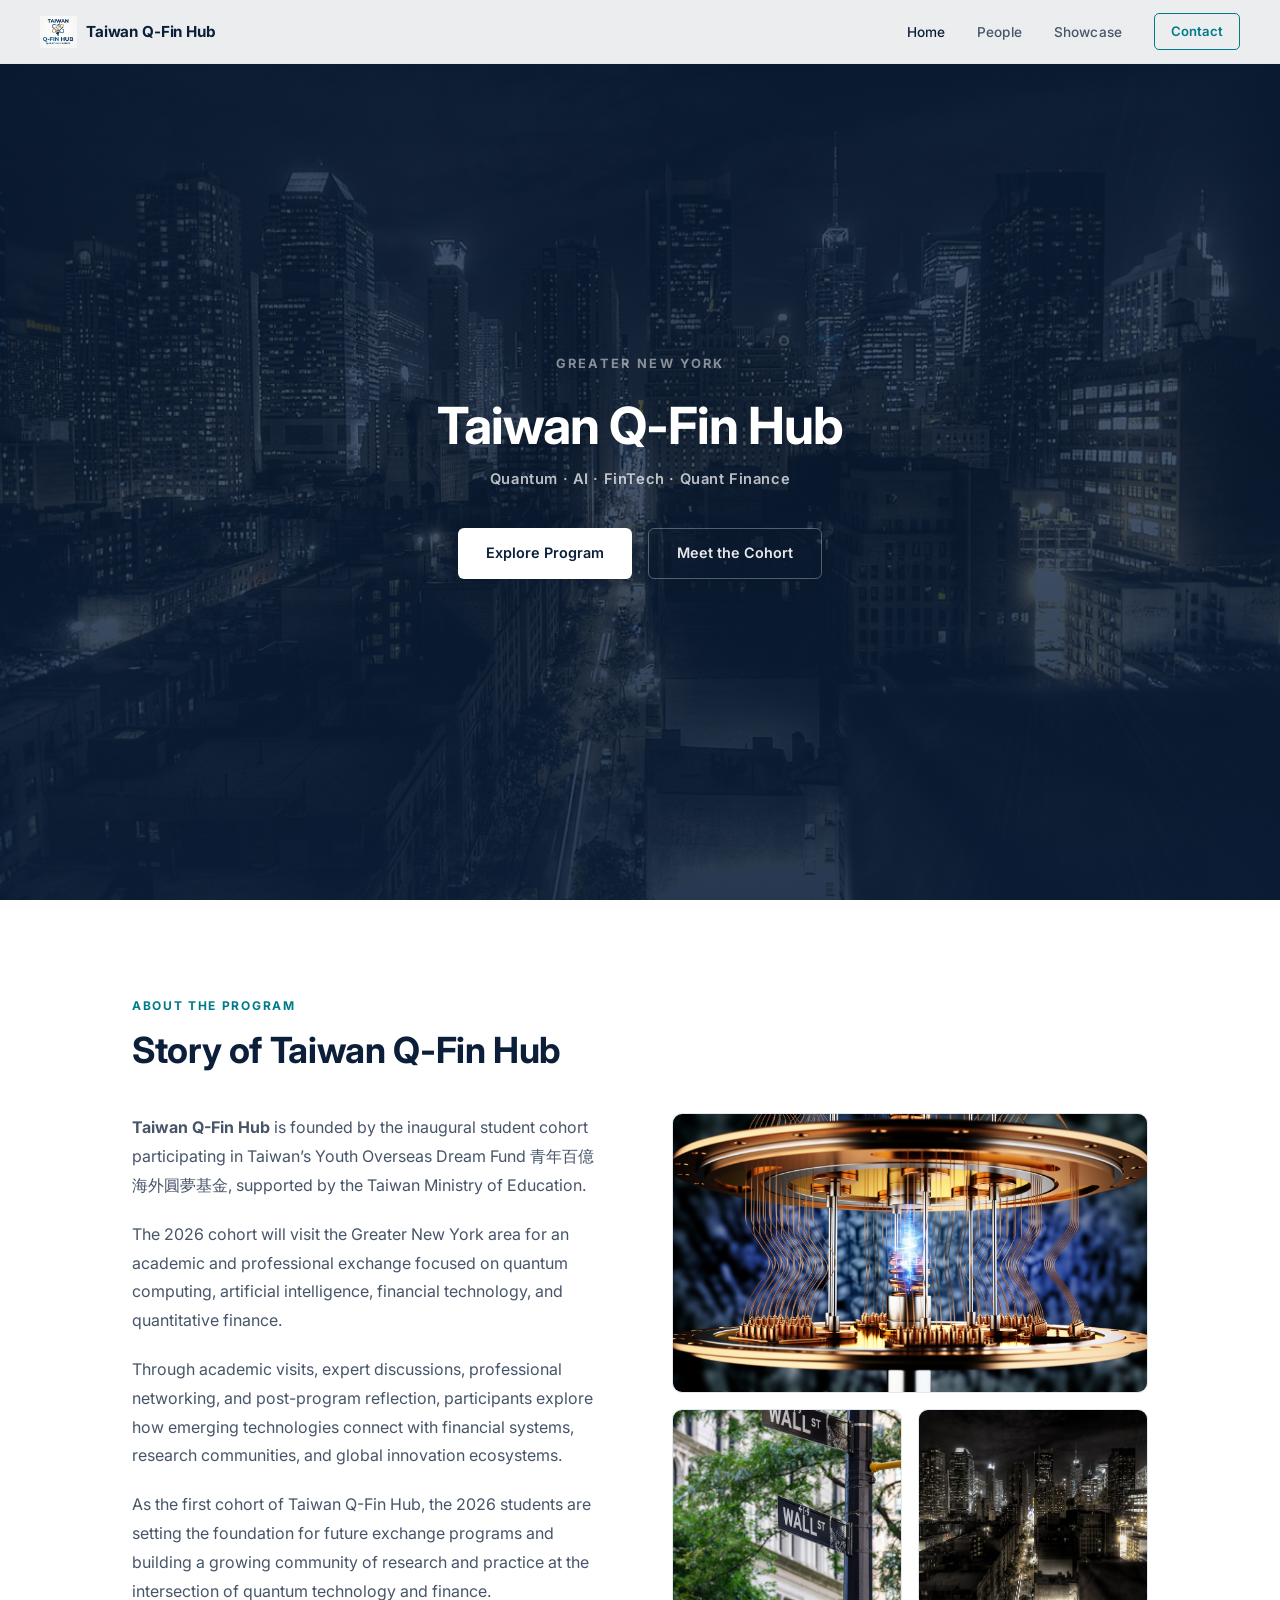
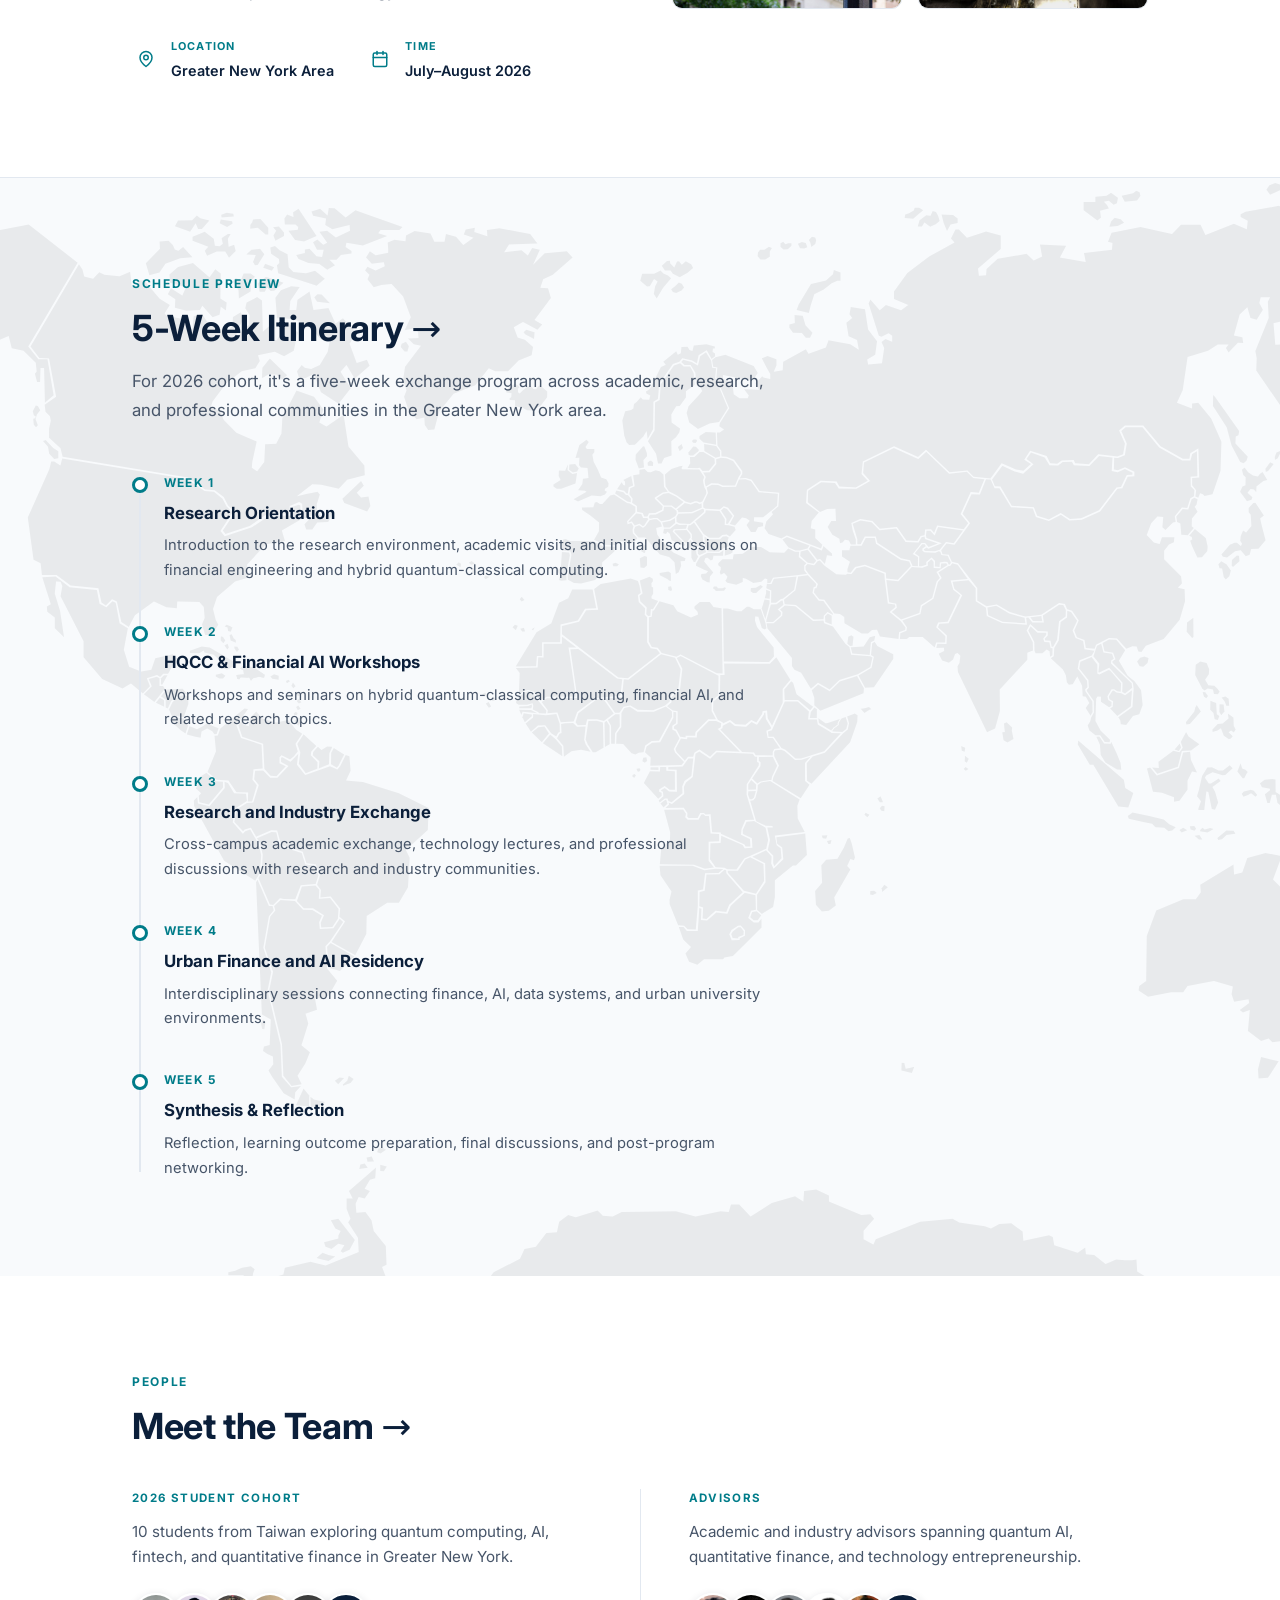
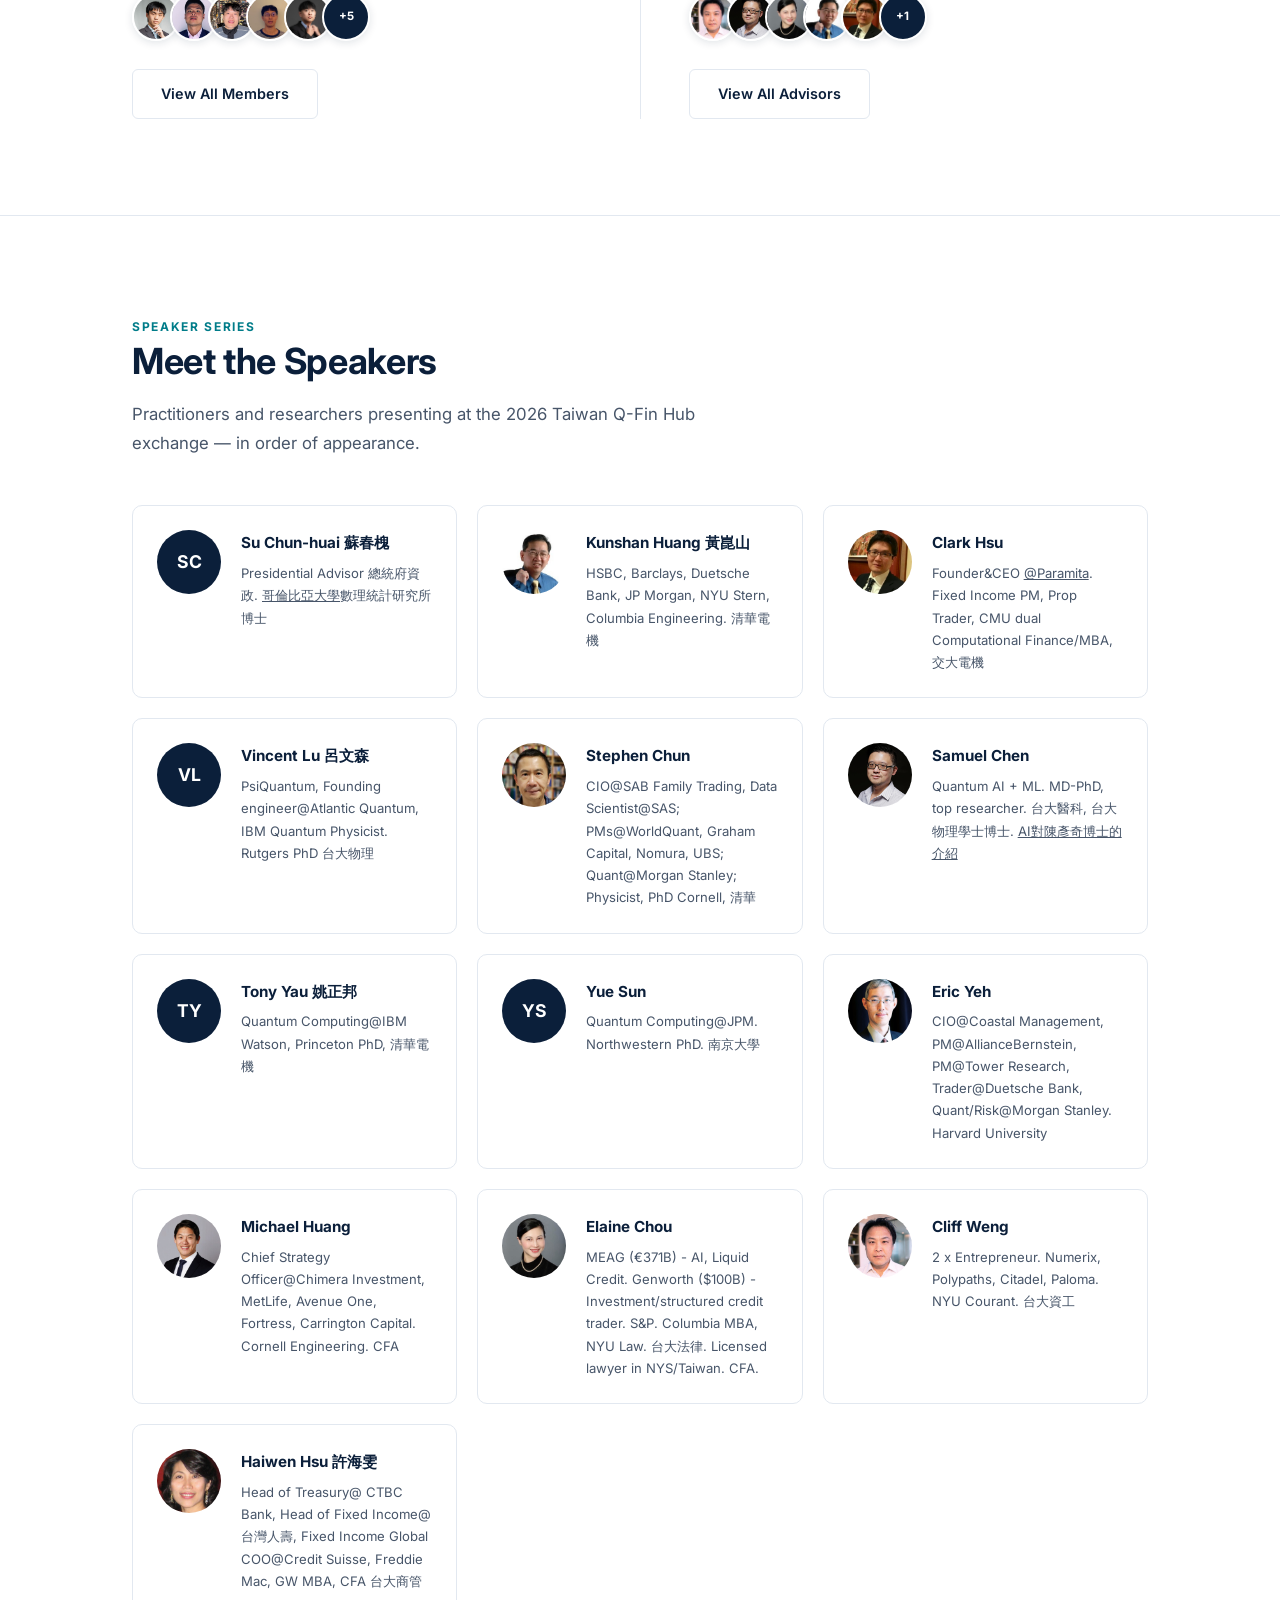
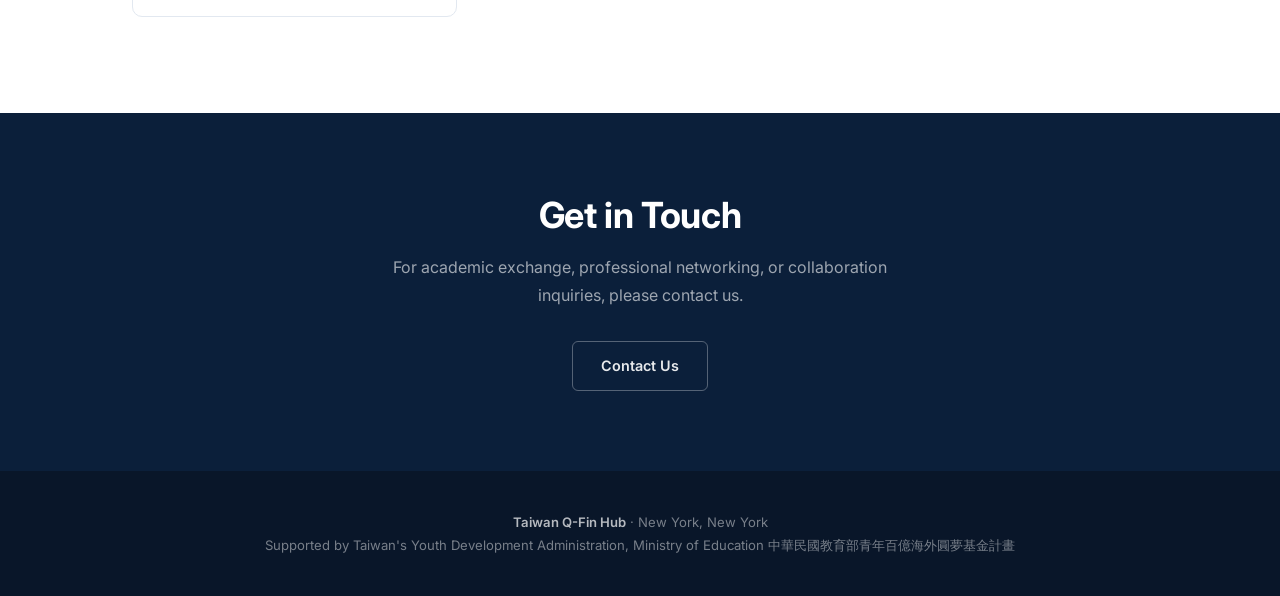
<file: index.html>
<!DOCTYPE html>
<html lang="en">
<head>
  <meta charset="UTF-8" />
  <meta name="viewport" content="width=device-width, initial-scale=1.0" />
  <title>Taiwan Q-Fin Hub | Quantum Computing, AI & FinTech Exchange</title>
  <meta name="description" content="Taiwan Q-Fin Hub – A Taiwanese student cohort exploring quantum computing, AI, fintech, and quantitative finance through academic and professional exchange in Greater New York." />
  <link rel="preconnect" href="https://fonts.googleapis.com" />
  <link rel="preconnect" href="https://fonts.gstatic.com" crossorigin />
  <link href="https://fonts.googleapis.com/css2?family=Inter:wght@300;400;500;600;700;800&display=swap" rel="stylesheet" />
  <link rel="stylesheet" href="styles.css" />
</head>
<body>

  <!-- ── Navigation ── -->
  <nav>
    <a class="nav-logo" href="index.html">
      <img src="Taiwan QFin SM.png" alt="Taiwan Q-Fin Hub" />
      <span>Taiwan Q-Fin Hub</span>
    </a>
    <div class="nav-right">
      <ul class="nav-links">
        <li><a href="index.html" class="nav-active">Home</a></li>
        <li><a href="people.html">People</a></li>
        <li><a href="showcase.html">Showcase</a></li>
      </ul>
      <a href="mailto:contact@taiwanqfinhub.org" class="nav-contact">Contact</a>
    </div>
    <button class="nav-toggle" aria-label="Menu"><span></span><span></span><span></span></button>
  </nav>

  <!-- ══════════════════════════════════════════════════════
       Section 1: Full-Width Hero
       ══════════════════════════════════════════════════════ -->
  <section class="hero" id="hero">
    <div class="hero-bg">
      <img src="img/ny2.jpg" alt="Manhattan Skyline Sunset" />
    </div>
    <div class="hero-overlay"></div>
    <div class="hero-content">
      <div class="section-label">Greater New York</div>
      <h1 class="hero-title">Taiwan Q-Fin Hub</h1>
      <p class="hero-theme-line">Quantum · AI · FinTech · Quant Finance</p>
      <div class="hero-buttons">
        <a href="#about" class="btn btn-primary">Explore Program</a>
        <a href="#cohort" class="btn btn-outline-light">Meet the Cohort</a>
      </div>
    </div>
  </section>

  <!-- ══════════════════════════════════════════════════════
       Section 2: About the Program
       ══════════════════════════════════════════════════════ -->
  <section class="about-section" id="about">
    <div class="container">
      <div class="section-label">About the Program</div>
      <h2 class="section-title">Story of Taiwan Q-Fin Hub</h2>
      <div class="about-layout">
        <div class="about-body">
          <p><b>Taiwan Q-Fin Hub</b> is founded by the inaugural student cohort participating in Taiwan’s Youth Overseas Dream Fund 青年百億海外圓夢基金, supported by the Taiwan Ministry of Education.</p>
          <p>The 2026 cohort will visit the Greater New York area for an academic and professional exchange focused on quantum computing, artificial intelligence, financial technology, and quantitative finance.</p>
          <p>Through academic visits, expert discussions, professional networking, and post-program reflection, participants explore how emerging technologies connect with financial systems, research communities, and global innovation ecosystems.</p>
          <p>As the first cohort of Taiwan Q-Fin Hub, the 2026 students are setting the foundation for future exchange programs and building a growing community of research and practice at the intersection of quantum technology and finance.</p>

          <div class="glance-strip" aria-label="Program details">
            <div class="glance-item">
              <div class="glance-card-icon"><svg viewBox="0 0 24 24"><path d="M20 10c0 6-8 12-8 12s-8-6-8-12a8 8 0 1 1 16 0Z"/><circle cx="12" cy="10" r="3"/></svg></div>
              <div>
                <div class="glance-card-label">Location</div>
                <div class="glance-card-value">Greater New York Area</div>
              </div>
            </div>
            <div class="glance-item">
              <div class="glance-card-icon"><svg viewBox="0 0 24 24"><rect x="3" y="4" width="18" height="18" rx="2" ry="2"/><line x1="16" y1="2" x2="16" y2="6"/><line x1="8" y1="2" x2="8" y2="6"/><line x1="3" y1="10" x2="21" y2="10"/></svg></div>
              <div>
                <div class="glance-card-label">Time</div>
                <div class="glance-card-value">July–August 2026</div>
              </div>
            </div>
          </div>
        </div>
        <div class="about-images">
          <img src="img/ny4.jpg" alt="Quantum Computing Hardware" />
          <img src="img/NY5.jpg" alt="Wall Street Finance" />
          <img src="img/ny2.jpg" alt="Lower Manhattan skyline and Brooklyn Bridge" />
        </div>
      </div>

    </div>
  </section>


  <!-- ══════════════════════════════════════════════════════
       Section 5: Schedule Preview
       ══════════════════════════════════════════════════════ -->
  <section class="schedule-preview-section" id="schedule-preview">
    <!-- Abstract Taiwan -> NY Route Map SVG -->
    <div class="route-map-bg">
      <div class="world-map-image"></div>
    </div>

    <div class="container">
      <div class="section-label">Schedule Preview</div>
      <h2 class="section-title"><a href="schedule.html">5-Week Itinerary <span>&rarr;</span></a></h2>
      <p class="section-subtitle">For 2026 cohort, it's a five-week exchange program across academic, research, and professional communities in the Greater New York area.</p>

      <div class="timeline">
        <div class="timeline-item">
          <div class="timeline-dot"></div>
          <div class="timeline-week">Week 1</div>
          <div class="timeline-title">Research Orientation</div>
          <div class="timeline-desc">Introduction to the research environment, academic visits, and initial discussions on financial engineering and hybrid quantum-classical computing.</div>
        </div>
        <div class="timeline-item">
          <div class="timeline-dot"></div>
          <div class="timeline-week">Week 2</div>
          <div class="timeline-title">HQCC & Financial AI Workshops</div>
          <div class="timeline-desc">Workshops and seminars on hybrid quantum-classical computing, financial AI, and related research topics.</div>
        </div>
        <div class="timeline-item">
          <div class="timeline-dot"></div>
          <div class="timeline-week">Week 3</div>
          <div class="timeline-title">Research and Industry Exchange</div>
          <div class="timeline-desc">Cross-campus academic exchange, technology lectures, and professional discussions with research and industry communities.</div>
        </div>
        <div class="timeline-item">
          <div class="timeline-dot"></div>
          <div class="timeline-week">Week 4</div>
          <div class="timeline-title">Urban Finance and AI Residency</div>
          <div class="timeline-desc">Interdisciplinary sessions connecting finance, AI, data systems, and urban university environments.</div>
        </div>
        <div class="timeline-item">
          <div class="timeline-dot"></div>
          <div class="timeline-week">Week 5</div>
          <div class="timeline-title">Synthesis & Reflection</div>
          <div class="timeline-desc">Reflection, learning outcome preparation, final discussions, and post-program networking.</div>
        </div>
      </div>
    </div>
  </section>

  <!-- ════════════════════════════════════════════════════════
       Section 6: People Teaser
       ════════════════════════════════════════════════════════ -->
  <section class="people-teaser-section" id="cohort">
    <div class="container">
      <div class="section-label">People</div>
      <h2 class="section-title"><a href="people.html">Meet the Team <span>&rarr;</span></a></h2>
      <div class="people-teaser-grid">

        <div class="people-teaser-panel">
          <div class="people-teaser-label">2026 Student Cohort</div>
          <p class="people-teaser-desc">10 students from Taiwan exploring quantum computing, AI, fintech, and quantitative finance in Greater New York.</p>
          <div id="teaser-cohort-avatars"></div>
          <a href="people.html#cohort" class="btn btn-outline" style="margin-top:1.75rem;">View All Members</a>
        </div>

        <div class="people-teaser-divider"></div>

        <div class="people-teaser-panel">
          <div class="people-teaser-label">Advisors</div>
          <p class="people-teaser-desc">Academic and industry advisors spanning quantum AI, quantitative finance, and technology entrepreneurship.</p>
          <div id="teaser-advisors-avatars"></div>
          <a href="people.html#advisors" class="btn btn-outline" style="margin-top:1.75rem;">View All Advisors</a>
        </div>

      </div>
    </div>
  </section>

  <!-- ══════════════════════════════════════════════════════
       Section 7: Speaker Series
       ══════════════════════════════════════════════════════ -->
  <section class="advisors-section" id="speakers" style="background:var(--white);">
    <div class="container">
      <span class="section-label">Speaker Series</span>
      <h2 class="section-title">Meet the Speakers</h2>
      <p class="section-subtitle" style="margin-bottom:0;">Practitioners and researchers presenting at the 2026 Taiwan Q-Fin Hub exchange — in order of appearance.</p>

      <div class="advisors-grid" id="speakers-grid"></div>
    </div>
  </section>

  <!-- ════════════════════════════════════════════════════════
       Section 8: Contact / Footer
       ════════════════════════════════════════════════════════ -->
  <section class="contact-section" id="contact">
    <h2 class="section-title">Get in Touch</h2>
    <p>For academic exchange, professional networking, or collaboration inquiries, please contact us.</p>
    <a href="mailto:contact@taiwanqfinhub.org" class="btn btn-outline-light">Contact Us</a>
  </section>

  <footer>
    <strong>Taiwan Q-Fin Hub</strong> · New York, New York<br>
    Supported by Taiwan's Youth Development Administration, Ministry of Education 中華民國教育部青年百億海外圓夢基金計畫
  </footer>

  <!-- ── Scripts ── -->
  <script src="data.js"></script>
  <script>
    document.querySelector('.nav-toggle').addEventListener('click', function() {
      document.querySelector('nav').classList.toggle('menu-open');
    });
    initPeopleTeaser('teaser-cohort-avatars', 'teaser-advisors-avatars');
    initSpeakersGrid('speakers-grid');
  </script>

</body>
</html>
</file>
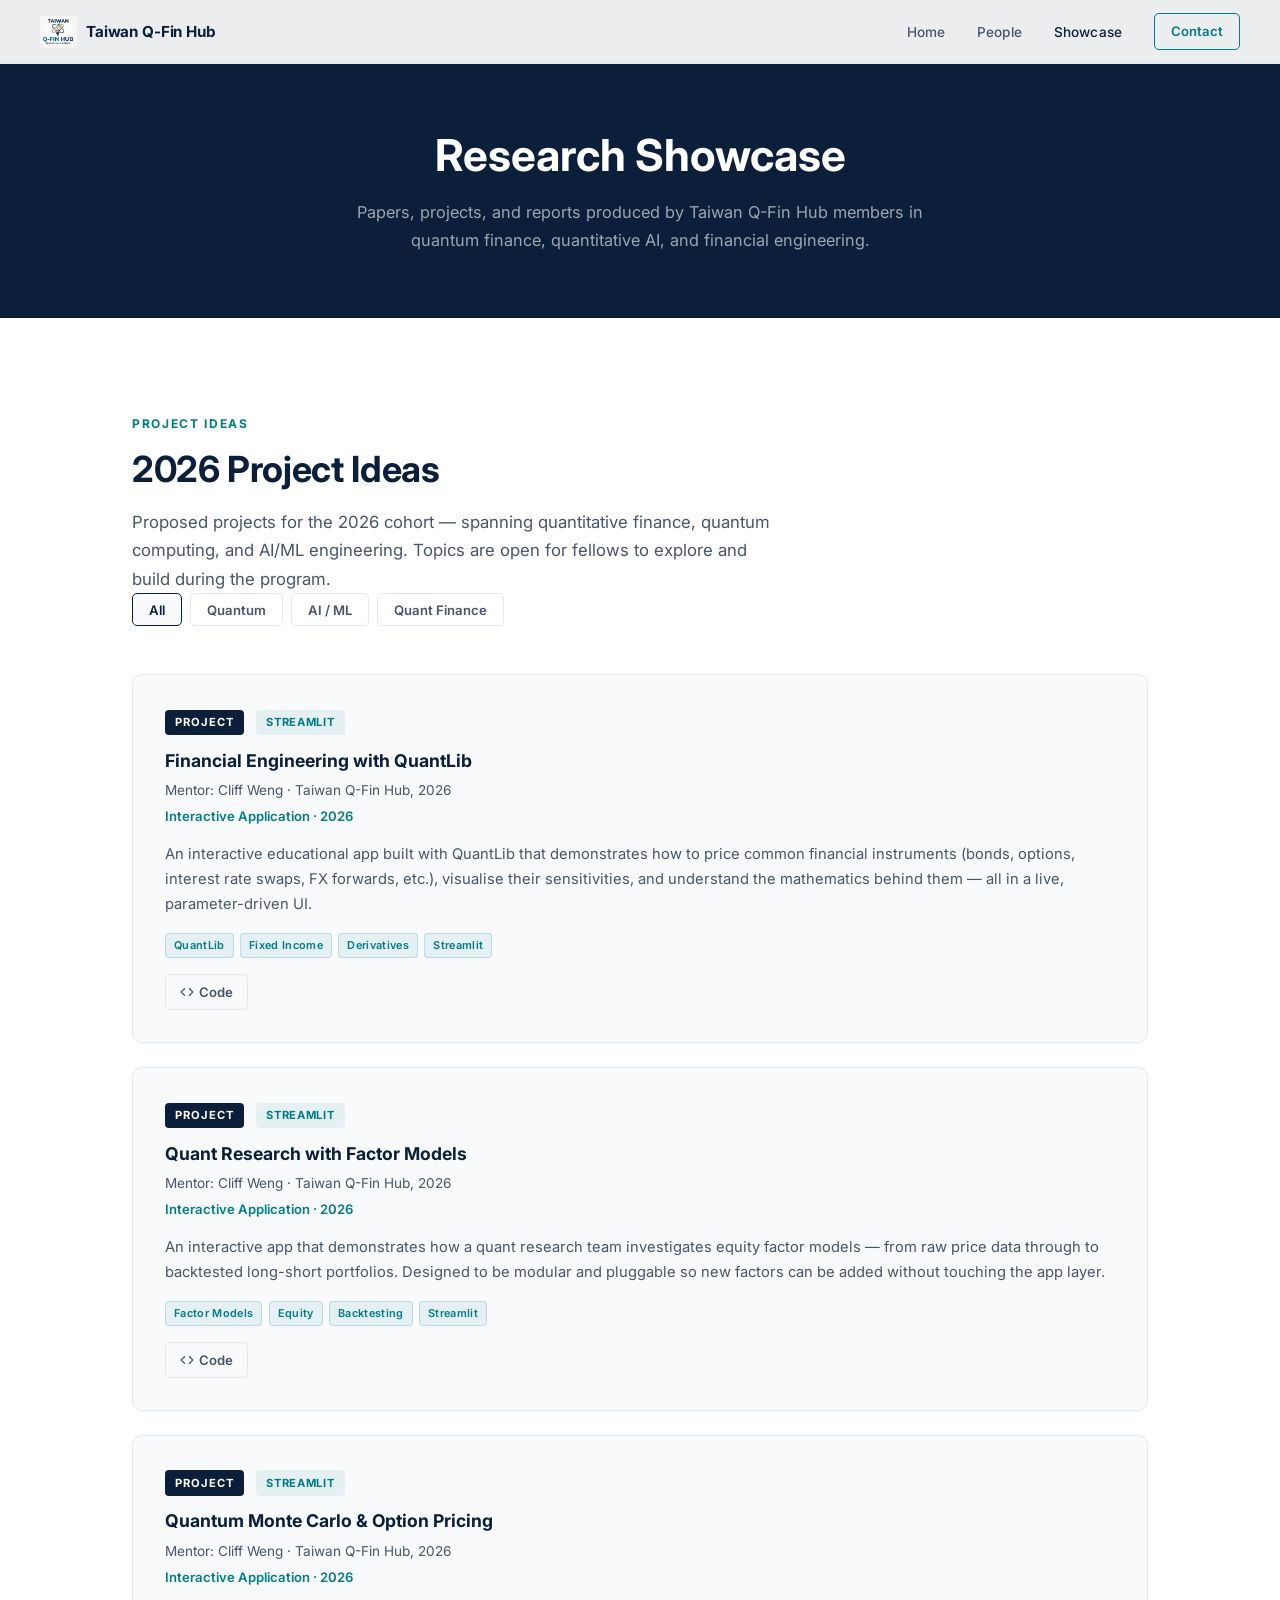
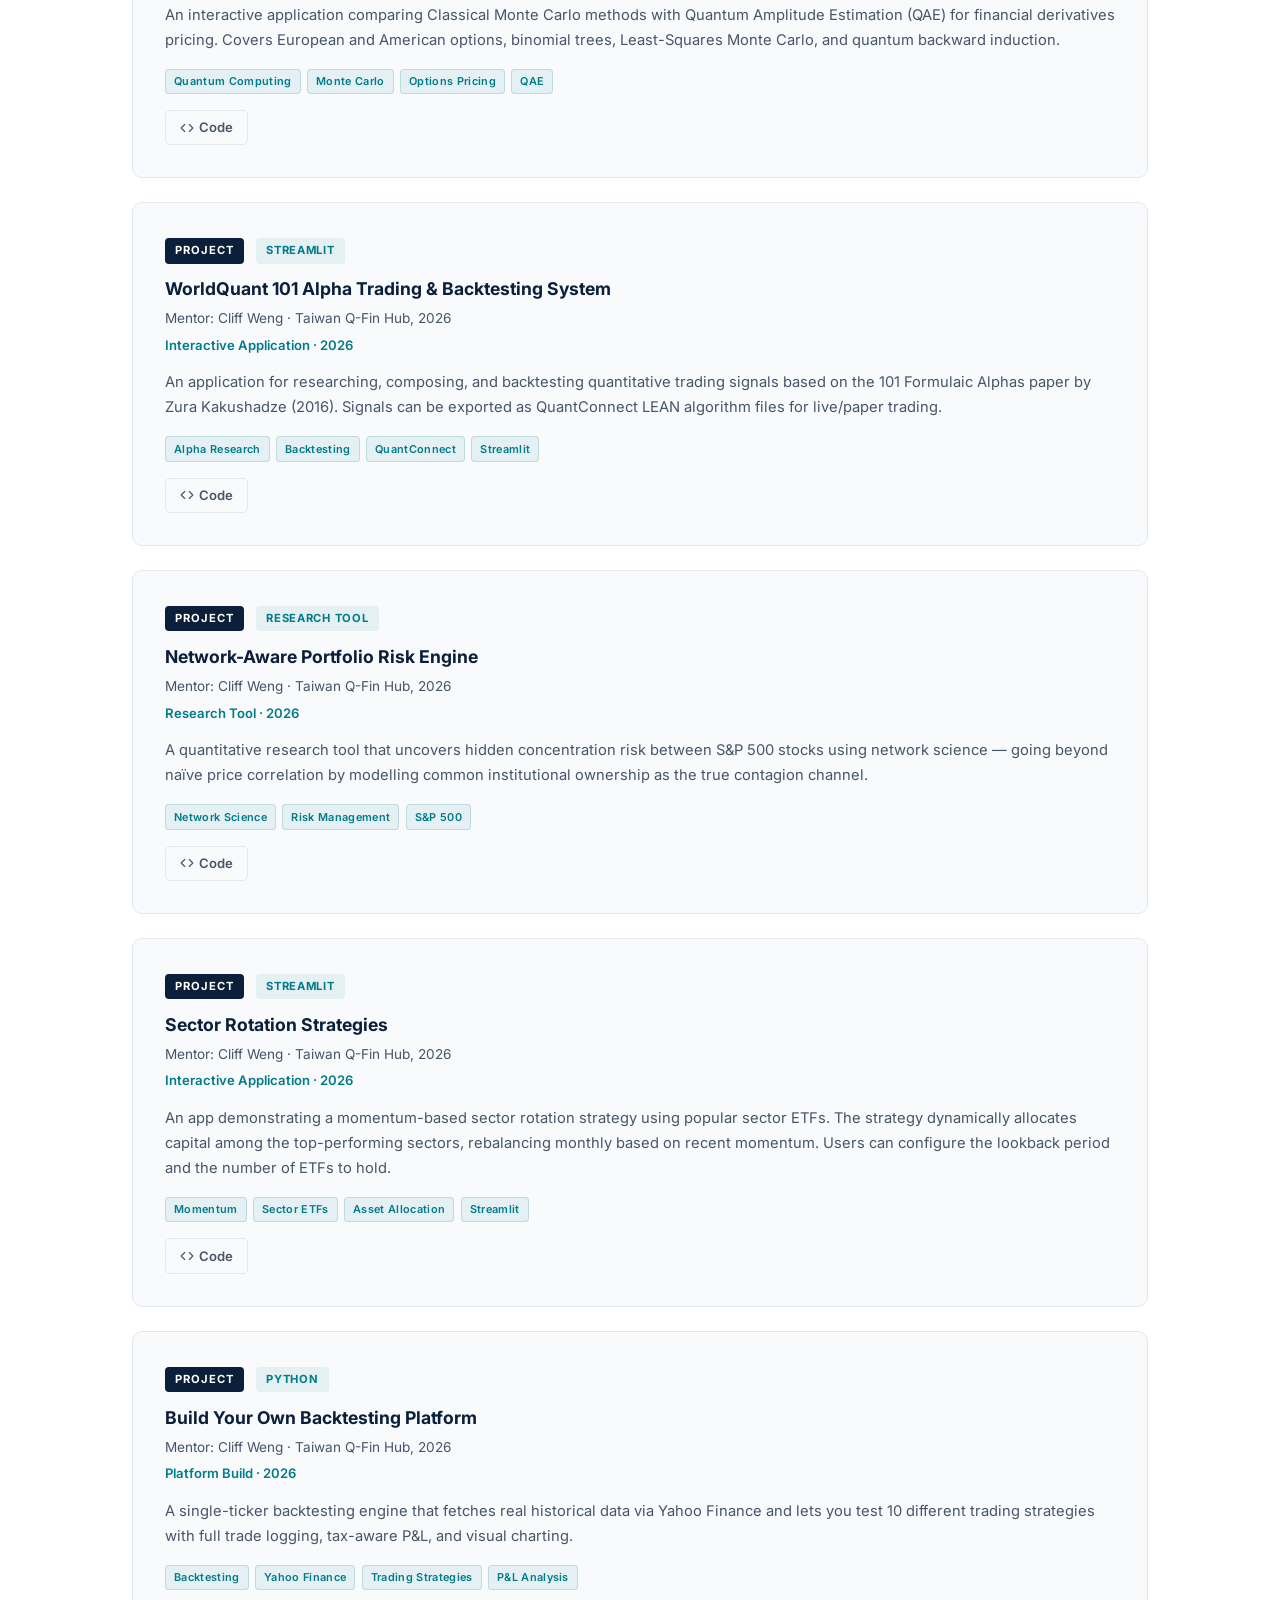
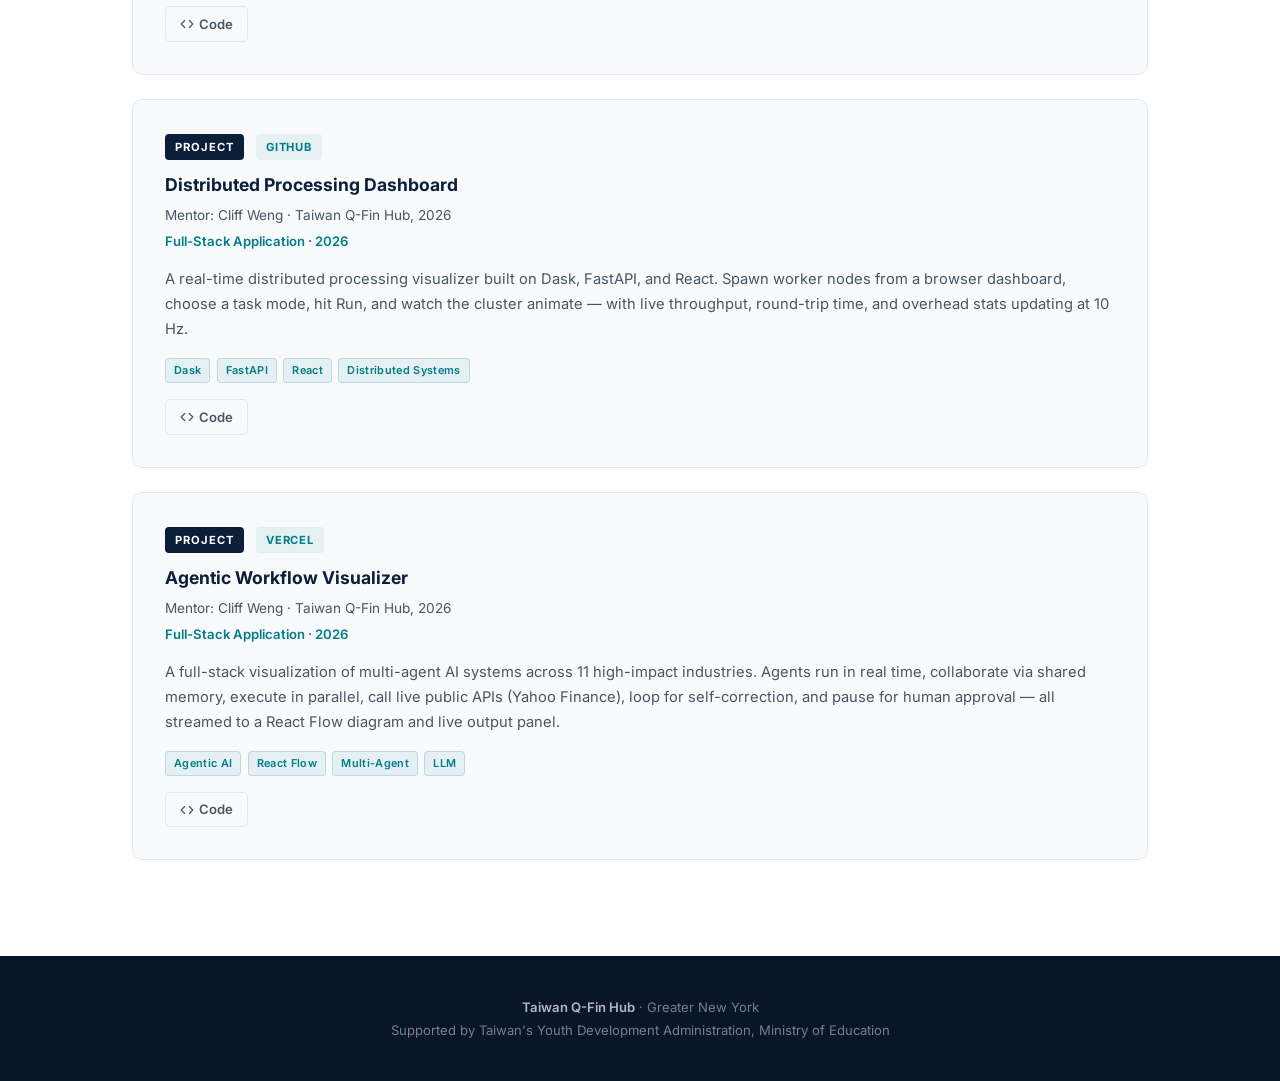
<file: showcase.html>
<!DOCTYPE html>
<html lang="en">
<head>
  <meta charset="UTF-8" />
  <meta name="viewport" content="width=device-width, initial-scale=1.0" />
  <title>Research Showcase | Taiwan Q-Fin Hub</title>
  <meta name="description" content="Papers, projects, and reports produced by Taiwan Q-Fin Hub members in quantum finance, quantitative AI, and financial engineering." />
  <link rel="preconnect" href="https://fonts.googleapis.com" />
  <link rel="preconnect" href="https://fonts.gstatic.com" crossorigin />
  <link href="https://fonts.googleapis.com/css2?family=Inter:wght@400;500;600;700;800&display=swap" rel="stylesheet" />
  <link rel="stylesheet" href="styles.css" />
</head>
<body>

  <!-- ========== NAVBAR ========== -->
  <nav>
    <a class="nav-logo" href="index.html">
      <img src="Taiwan QFin SM.png" alt="Taiwan Q-Fin Hub" />
      <span>Taiwan Q-Fin Hub</span>
    </a>
    <div class="nav-right">
      <ul class="nav-links">
        <li><a href="index.html">Home</a></li>
        <li><a href="people.html">People</a></li>
        <li><a href="showcase.html" class="nav-active">Showcase</a></li>
      </ul>
      <a href="mailto:contact@taiwanqfinhub.org" class="nav-contact">Contact</a>
    </div>
    <button class="nav-toggle" aria-label="Menu"><span></span><span></span><span></span></button>
  </nav>

  <!-- ========== PAGE HERO ========== -->
  <div class="page-hero">
    <h1>Research Showcase</h1>
    <p>Papers, projects, and reports produced by Taiwan Q-Fin Hub members in quantum finance, quantitative AI, and financial engineering.</p>
  </div>

  <!-- ========== PAPERS & PROJECTS ========== -->
  <section class="showcase-section">
    <div class="container">
      <div class="section-label">Project Ideas</div>
      <h2 class="section-title">2026 Project Ideas</h2>
      <p class="section-subtitle">Proposed projects for the 2026 cohort — spanning quantitative finance, quantum computing, and AI/ML engineering. Topics are open for fellows to explore and build during the program.</p>

      <div class="filter-tabs">
        <button class="filter-tab active">All</button>
        <button class="filter-tab">Quantum</button>
        <button class="filter-tab">AI / ML</button>
        <button class="filter-tab">Quant Finance</button>
      </div>

      <div class="showcase-grid">

        <!-- Card 1 -->
        <div class="showcase-card" data-type="Project">
          <span class="showcase-type">Project</span>
          <span class="showcase-status">Streamlit</span>
          <h3 class="showcase-title">Financial Engineering with QuantLib</h3>
          <p class="showcase-authors">Mentor: Cliff Weng · Taiwan Q-Fin Hub, 2026</p>
          <p class="showcase-venue">Interactive Application · 2026</p>
          <p class="showcase-abstract">An interactive educational app built with QuantLib that demonstrates how to price common financial instruments (bonds, options, interest rate swaps, FX forwards, etc.), visualise their sensitivities, and understand the mathematics behind them — all in a live, parameter-driven UI.</p>
          <div class="showcase-tags">
            <span class="tag">QuantLib</span>
            <span class="tag">Fixed Income</span>
            <span class="tag">Derivatives</span>
            <span class="tag">Streamlit</span>
          </div>
          <div class="showcase-links">
            <a href="https://fe-quantlib.streamlit.app/" target="_blank" rel="noopener" class="showcase-link">
              <svg viewBox="0 0 24 24"><path d="m16 18 6-6-6-6"/><path d="m8 6-6 6 6 6"/></svg>
              Code
            </a>
          </div>
        </div>

        <!-- Card 2 -->
        <div class="showcase-card" data-type="Project">
          <span class="showcase-type">Project</span>
          <span class="showcase-status">Streamlit</span>
          <h3 class="showcase-title">Quant Research with Factor Models</h3>
          <p class="showcase-authors">Mentor: Cliff Weng · Taiwan Q-Fin Hub, 2026</p>
          <p class="showcase-venue">Interactive Application · 2026</p>
          <p class="showcase-abstract">An interactive app that demonstrates how a quant research team investigates equity factor models — from raw price data through to backtested long-short portfolios. Designed to be modular and pluggable so new factors can be added without touching the app layer.</p>
          <div class="showcase-tags">
            <span class="tag">Factor Models</span>
            <span class="tag">Equity</span>
            <span class="tag">Backtesting</span>
            <span class="tag">Streamlit</span>
          </div>
          <div class="showcase-links">
            <a href="https://factor-model.streamlit.app/" target="_blank" rel="noopener" class="showcase-link">
              <svg viewBox="0 0 24 24"><path d="m16 18 6-6-6-6"/><path d="m8 6-6 6 6 6"/></svg>
              Code
            </a>
          </div>
        </div>

        <!-- Card 3 -->
        <div class="showcase-card" data-type="Project">
          <span class="showcase-type">Project</span>
          <span class="showcase-status">Streamlit</span>
          <h3 class="showcase-title">Quantum Monte Carlo &amp; Option Pricing</h3>
          <p class="showcase-authors">Mentor: Cliff Weng · Taiwan Q-Fin Hub, 2026</p>
          <p class="showcase-venue">Interactive Application · 2026</p>
          <p class="showcase-abstract">An interactive application comparing Classical Monte Carlo methods with Quantum Amplitude Estimation (QAE) for financial derivatives pricing. Covers European and American options, binomial trees, Least-Squares Monte Carlo, and quantum backward induction.</p>
          <div class="showcase-tags">
            <span class="tag">Quantum Computing</span>
            <span class="tag">Monte Carlo</span>
            <span class="tag">Options Pricing</span>
            <span class="tag">QAE</span>
          </div>
          <div class="showcase-links">
            <a href="https://quantum-monte-carlo.streamlit.app/" target="_blank" rel="noopener" class="showcase-link">
              <svg viewBox="0 0 24 24"><path d="m16 18 6-6-6-6"/><path d="m8 6-6 6 6 6"/></svg>
              Code
            </a>
          </div>
        </div>

        <!-- Card 4 -->
        <div class="showcase-card" data-type="Project">
          <span class="showcase-type">Project</span>
          <span class="showcase-status">Streamlit</span>
          <h3 class="showcase-title">WorldQuant 101 Alpha Trading &amp; Backtesting System</h3>
          <p class="showcase-authors">Mentor: Cliff Weng · Taiwan Q-Fin Hub, 2026</p>
          <p class="showcase-venue">Interactive Application · 2026</p>
          <p class="showcase-abstract">An application for researching, composing, and backtesting quantitative trading signals based on the 101 Formulaic Alphas paper by Zura Kakushadze (2016). Signals can be exported as QuantConnect LEAN algorithm files for live/paper trading.</p>
          <div class="showcase-tags">
            <span class="tag">Alpha Research</span>
            <span class="tag">Backtesting</span>
            <span class="tag">QuantConnect</span>
            <span class="tag">Streamlit</span>
          </div>
          <div class="showcase-links">
            <a href="https://alpha101.streamlit.app/" target="_blank" rel="noopener" class="showcase-link">
              <svg viewBox="0 0 24 24"><path d="m16 18 6-6-6-6"/><path d="m8 6-6 6 6 6"/></svg>
              Code
            </a>
          </div>
        </div>

        <!-- Card 5 -->
        <div class="showcase-card" data-type="Project">
          <span class="showcase-type">Project</span>
          <span class="showcase-status">Research Tool</span>
          <h3 class="showcase-title">Network-Aware Portfolio Risk Engine</h3>
          <p class="showcase-authors">Mentor: Cliff Weng · Taiwan Q-Fin Hub, 2026</p>
          <p class="showcase-venue">Research Tool · 2026</p>
          <p class="showcase-abstract">A quantitative research tool that uncovers hidden concentration risk between S&amp;P 500 stocks using network science — going beyond naïve price correlation by modelling common institutional ownership as the true contagion channel.</p>
          <div class="showcase-tags">
            <span class="tag">Network Science</span>
            <span class="tag">Risk Management</span>
            <span class="tag">S&amp;P 500</span>
          </div>
          <div class="showcase-links">
            <a href="#" class="showcase-link">
              <svg viewBox="0 0 24 24"><path d="m16 18 6-6-6-6"/><path d="m8 6-6 6 6 6"/></svg>
              Code
            </a>
          </div>
        </div>

        <!-- Card 6 -->
        <div class="showcase-card" data-type="Project">
          <span class="showcase-type">Project</span>
          <span class="showcase-status">Streamlit</span>
          <h3 class="showcase-title">Sector Rotation Strategies</h3>
          <p class="showcase-authors">Mentor: Cliff Weng · Taiwan Q-Fin Hub, 2026</p>
          <p class="showcase-venue">Interactive Application · 2026</p>
          <p class="showcase-abstract">An app demonstrating a momentum-based sector rotation strategy using popular sector ETFs. The strategy dynamically allocates capital among the top-performing sectors, rebalancing monthly based on recent momentum. Users can configure the lookback period and the number of ETFs to hold.</p>
          <div class="showcase-tags">
            <span class="tag">Momentum</span>
            <span class="tag">Sector ETFs</span>
            <span class="tag">Asset Allocation</span>
            <span class="tag">Streamlit</span>
          </div>
          <div class="showcase-links">
            <a href="https://sector-rotation-analysis.streamlit.app/" target="_blank" rel="noopener" class="showcase-link">
              <svg viewBox="0 0 24 24"><path d="m16 18 6-6-6-6"/><path d="m8 6-6 6 6 6"/></svg>
              Code
            </a>
          </div>
        </div>

        <!-- Card 7 -->
        <div class="showcase-card" data-type="Project">
          <span class="showcase-type">Project</span>
          <span class="showcase-status">Python</span>
          <h3 class="showcase-title">Build Your Own Backtesting Platform</h3>
          <p class="showcase-authors">Mentor: Cliff Weng · Taiwan Q-Fin Hub, 2026</p>
          <p class="showcase-venue">Platform Build · 2026</p>
          <p class="showcase-abstract">A single-ticker backtesting engine that fetches real historical data via Yahoo Finance and lets you test 10 different trading strategies with full trade logging, tax-aware P&amp;L, and visual charting.</p>
          <div class="showcase-tags">
            <span class="tag">Backtesting</span>
            <span class="tag">Yahoo Finance</span>
            <span class="tag">Trading Strategies</span>
            <span class="tag">P&amp;L Analysis</span>
          </div>
          <div class="showcase-links">
            <a href="#" class="showcase-link">
              <svg viewBox="0 0 24 24"><path d="m16 18 6-6-6-6"/><path d="m8 6-6 6 6 6"/></svg>
              Code
            </a>
          </div>
        </div>

        <!-- Card 8 -->
        <div class="showcase-card" data-type="Project">
          <span class="showcase-type">Project</span>
          <span class="showcase-status">GitHub</span>
          <h3 class="showcase-title">Distributed Processing Dashboard</h3>
          <p class="showcase-authors">Mentor: Cliff Weng · Taiwan Q-Fin Hub, 2026</p>
          <p class="showcase-venue">Full-Stack Application · 2026</p>
          <p class="showcase-abstract">A real-time distributed processing visualizer built on Dask, FastAPI, and React. Spawn worker nodes from a browser dashboard, choose a task mode, hit Run, and watch the cluster animate — with live throughput, round-trip time, and overhead stats updating at 10 Hz.</p>
          <div class="showcase-tags">
            <span class="tag">Dask</span>
            <span class="tag">FastAPI</span>
            <span class="tag">React</span>
            <span class="tag">Distributed Systems</span>
          </div>
          <div class="showcase-links">
            <a href="https://github.com/cliffweng/DP" target="_blank" rel="noopener" class="showcase-link">
              <svg viewBox="0 0 24 24"><path d="m16 18 6-6-6-6"/><path d="m8 6-6 6 6 6"/></svg>
              Code
            </a>
          </div>
        </div>

        <!-- Card 9 -->
        <div class="showcase-card" data-type="Project">
          <span class="showcase-type">Project</span>
          <span class="showcase-status">Vercel</span>
          <h3 class="showcase-title">Agentic Workflow Visualizer</h3>
          <p class="showcase-authors">Mentor: Cliff Weng · Taiwan Q-Fin Hub, 2026</p>
          <p class="showcase-venue">Full-Stack Application · 2026</p>
          <p class="showcase-abstract">A full-stack visualization of multi-agent AI systems across 11 high-impact industries. Agents run in real time, collaborate via shared memory, execute in parallel, call live public APIs (Yahoo Finance), loop for self-correction, and pause for human approval — all streamed to a React Flow diagram and live output panel.</p>
          <div class="showcase-tags">
            <span class="tag">Agentic AI</span>
            <span class="tag">React Flow</span>
            <span class="tag">Multi-Agent</span>
            <span class="tag">LLM</span>
          </div>
          <div class="showcase-links">
            <a href="https://10-agentic-workflows.vercel.app/" target="_blank" rel="noopener" class="showcase-link">
              <svg viewBox="0 0 24 24"><path d="m16 18 6-6-6-6"/><path d="m8 6-6 6 6 6"/></svg>
              Code
            </a>
          </div>
        </div>

      </div>
    </div>
  </section>


  <!-- ========== FOOTER ========== -->
  <footer>
    <strong>Taiwan Q-Fin Hub</strong> · Greater New York<br>
    Supported by Taiwan's Youth Development Administration, Ministry of Education
  </footer>

  <!-- ========== SCRIPTS ========== -->
  <script>
    document.querySelector('.nav-toggle').addEventListener('click', function() {
      document.querySelector('nav').classList.toggle('menu-open');
    });
    // Filter tabs visual toggle (no real filtering since it's placeholder content)
    document.querySelectorAll('.filter-tab').forEach(function(tab) {
      tab.addEventListener('click', function() {
        document.querySelectorAll('.filter-tab').forEach(function(t) { t.classList.remove('active'); });
        this.classList.add('active');
      });
    });
  </script>

</body>
</html>
</file>
<file: styles.css>
/* ================================================================
   Taiwan Q-Fin Hub — Design System
   Style: Academic-FinTech Exchange Program Profile
   Palette: Deep Navy / Teal / Off-White / Slate
   ================================================================ */

/* ── Reset ── */
*, *::before, *::after { box-sizing: border-box; margin: 0; padding: 0; }

/* ── Design Tokens ── */
:root {
  --navy:       #0B1F3A;
  --navy-light: #132d52;
  --teal:       #007C89;
  --teal-soft:  rgba(0, 124, 137, 0.08);
  --bg:         #F8FAFC;
  --white:      #FFFFFF;
  --text:       #1E293B;
  --text-muted: #475569;
  --border:     #E2E8F0;
  --border-light:#F1F5F9;

  --font:       'Inter', -apple-system, BlinkMacSystemFont, 'Segoe UI', sans-serif;
  --container:  1080px;
  --radius:     10px;
  --transition: 0.25s ease;
}

/* ── Base ── */
html { scroll-behavior: smooth; }
body {
  font-family: var(--font);
  color: var(--text);
  background: var(--bg);
  line-height: 1.7;
  -webkit-font-smoothing: antialiased;
  -moz-osx-font-smoothing: grayscale;
}
img { display: block; max-width: 100%; }
a { color: inherit; }

/* ── Layout ── */
.container {
  max-width: var(--container);
  margin: 0 auto;
  padding: 0 2rem;
}
section {
  padding: 6rem 2rem;
}

/* ── Typography ── */
h1, h2, h3, h4 {
  font-weight: 700;
  line-height: 1.25;
  color: var(--navy);
}

/* ── Reusable: Section Header ── */
.section-label {
  font-size: 0.75rem;
  font-weight: 700;
  letter-spacing: 0.14em;
  text-transform: uppercase;
  color: var(--teal);
  margin-bottom: 0.75rem;
}
.section-title {
  font-size: clamp(1.75rem, 3.5vw, 2.25rem);
  font-weight: 700;
  letter-spacing: -0.01em;
  color: var(--navy);
}
.section-subtitle {
  margin-top: 1rem;
  font-size: 1.05rem;
  color: var(--text-muted);
  max-width: 640px;
  line-height: 1.7;
}

/* ── Reusable: Buttons ── */
.btn {
  display: inline-flex;
  align-items: center;
  gap: 0.5rem;
  font-family: var(--font);
  font-size: 0.9rem;
  font-weight: 600;
  text-decoration: none;
  border-radius: 6px;
  padding: 0.75rem 1.75rem;
  transition: all var(--transition);
  cursor: pointer;
  border: none;
}
.btn-primary {
  background: var(--navy);
  color: var(--white);
}
.btn-primary:hover {
  background: var(--navy-light);
  transform: translateY(-1px);
  box-shadow: 0 4px 16px rgba(11, 31, 58, 0.18);
}
.btn-outline {
  background: transparent;
  color: var(--navy);
  border: 1.5px solid var(--border);
}
.btn-outline:hover {
  border-color: var(--navy);
}
.btn-outline-light {
  background: transparent;
  color: rgba(255,255,255,0.9);
  border: 1.5px solid rgba(255,255,255,0.3);
}
.btn-outline-light:hover {
  border-color: rgba(255,255,255,0.7);
  color: #fff;
}

/* ── Navigation ── */
nav {
  position: fixed;
  top: 0; left: 0; right: 0;
  z-index: 100;
  display: flex;
  align-items: center;
  justify-content: space-between;
  padding: 0 2.5rem;
  height: 64px;
  background: rgba(255,255,255,0.92);
  backdrop-filter: blur(12px);
  -webkit-backdrop-filter: blur(12px);
  border-bottom: 1px solid var(--border);
}
.nav-logo {
  display: flex;
  align-items: center;
  gap: 0.6rem;
  text-decoration: none;
}
.nav-logo img {
  height: 32px;
  width: auto;
}
.nav-logo span {
  font-weight: 700;
  font-size: 0.95rem;
  color: var(--navy);
  letter-spacing: -0.01em;
}
.nav-right {
  display: flex;
  align-items: center;
  gap: 2rem;
}
.nav-links {
  display: flex;
  gap: 2rem;
  list-style: none;
}
.nav-links a {
  font-size: 0.85rem;
  font-weight: 500;
  color: var(--text-muted);
  text-decoration: none;
  transition: color var(--transition);
  letter-spacing: 0.01em;
}
.nav-links a:hover,
.nav-links a.nav-active {
  color: var(--navy);
}
.nav-contact {
  font-size: 0.82rem;
  font-weight: 600;
  color: var(--teal);
  text-decoration: none;
  padding: 0.4rem 1rem;
  border: 1.5px solid var(--teal);
  border-radius: 5px;
  transition: all var(--transition);
}
.nav-contact:hover {
  background: var(--teal);
  color: var(--white);
}

/* ── Mobile Nav Toggle ── */
.nav-toggle {
  display: none;
  flex-direction: column;
  gap: 5px;
  background: none;
  border: none;
  cursor: pointer;
  padding: 4px;
}
.nav-toggle span {
  display: block;
  width: 22px;
  height: 2px;
  background: var(--navy);
  border-radius: 2px;
  transition: all 0.3s ease;
}

/* ── Hero ── */
.hero {
  position: relative;
  min-height: 100vh;
  display: flex;
  align-items: center;
  justify-content: center;
  text-align: center;
  overflow: hidden;
  padding: 8rem 2rem 6rem;
}
.hero-bg {
  position: absolute;
  inset: 0;
  z-index: 0;
}
.hero-bg img {
  width: 100%;
  height: 100%;
  object-fit: cover;
}
.hero-overlay {
  position: absolute;
  inset: 0;
  background: linear-gradient(
    180deg,
    rgba(11, 31, 58, 0.82) 0%,
    rgba(11, 31, 58, 0.75) 50%,
    rgba(11, 31, 58, 0.88) 100%
  );
  z-index: 1;
}
.hero-content {
  position: relative;
  z-index: 2;
  max-width: 780px;
}
.hero-content .section-label {
  color: rgba(255,255,255,0.5);
  margin-bottom: 1.25rem;
  font-size: 0.8rem;
  letter-spacing: 0.18em;
}
.hero-title {
  font-size: clamp(2.4rem, 5vw, 3.2rem);
  font-weight: 700;
  color: #fff;
  line-height: 1.2;
  letter-spacing: -0.02em;
}
.hero-sub {
  margin-top: 0.5rem;
  font-size: clamp(1rem, 2vw, 1.2rem);
  color: rgba(255,255,255,0.7);
  font-weight: 400;
}
.hero-theme-line {
  margin-top: 0.65rem;
  font-size: 0.92rem;
  font-weight: 600;
  color: rgba(255,255,255,0.72);
  letter-spacing: 0.04em;
}
.hero-desc {
  margin-top: 1rem;
  font-size: 1rem;
  color: rgba(255,255,255,0.62);
  max-width: 640px;
  margin-left: auto;
  margin-right: auto;
  line-height: 1.75;
}
.hero-buttons {
  margin-top: 2.25rem;
  display: flex;
  gap: 1rem;
  justify-content: center;
  flex-wrap: wrap;
}
.hero .btn-primary {
  background: var(--white);
  color: var(--navy);
}
.hero .btn-primary:hover {
  background: rgba(255,255,255,0.9);
  box-shadow: 0 6px 22px rgba(255,255,255,0.14);
}

/* ── Page Hero (sub-pages) ── */
.page-hero {
  background: var(--navy);
  padding: 8rem 2rem 4rem;
  text-align: center;
}
.page-hero h1 {
  font-size: clamp(2rem, 4vw, 2.75rem);
  color: #fff;
  font-weight: 700;
}
.page-hero p {
  color: rgba(255,255,255,0.6);
  font-size: 1.02rem;
  max-width: 600px;
  margin: 1rem auto 0;
  line-height: 1.7;
}

/* ── About Section ── */
.about-section {
  background: var(--white);
  border-bottom: 1px solid var(--border);
}
.about-layout {
  display: grid;
  grid-template-columns: 1fr 1fr;
  gap: 4rem;
  margin-top: 2.5rem;
  align-items: start;
}
.about-body {
  color: var(--text-muted);
  font-size: 1rem;
  line-height: 1.8;
}
.about-body p + p {
  margin-top: 1.25rem;
}
.about-images {
  display: grid;
  grid-template-columns: 1fr 1fr;
  gap: 1rem;
}
.about-images img {
  width: 100%;
  height: 200px;
  object-fit: cover;
  border-radius: var(--radius);
  border: 1px solid var(--border);
}
.about-images img:first-child {
  grid-column: 1 / -1;
  height: 280px;
}

/* ── About Info Strip ── */
.glance-strip {
  display: flex;
  margin-top: 2rem;
  gap: 2rem;
  flex-wrap: wrap;
}
.glance-item {
  flex: 0 1 auto;
  padding: 0;
  display: flex;
  align-items: center;
  gap: 0.7rem;
}
.glance-card-icon {
  width: 28px;
  height: 28px;
  border-radius: 6px;
  background: transparent;
  display: flex;
  align-items: center;
  justify-content: center;
  flex-shrink: 0;
}
.glance-card-icon svg {
  width: 18px;
  height: 18px;
  fill: none;
  stroke: var(--teal);
  stroke-width: 2;
  stroke-linecap: round;
  stroke-linejoin: round;
}
.glance-card-label {
  font-size: 0.68rem;
  font-weight: 700;
  text-transform: uppercase;
  letter-spacing: 0.1em;
  color: var(--teal);
  margin-bottom: 0.25rem;
}
.glance-card-value {
  font-size: 0.9rem;
  font-weight: 600;
  color: var(--navy);
  line-height: 1.4;
}



/* ── Schedule Preview (Homepage) ── */
.schedule-preview-section {
  background: var(--bg);
  position: relative;
  overflow: hidden;
}
.schedule-preview-section .container {
  position: relative;
  z-index: 2;
}
.route-map-bg {
  position: absolute;
  top: 0;
  left: 0;
  width: 100%;
  height: 100%;
  pointer-events: none;
  z-index: 1;
}
.world-map-image {
  position: absolute;
  top: 0;
  left: 0;
  width: 100%;
  height: 100%;
  background-image: url('img/world_map.svg');
  background-size: cover;
  background-position: center 30%;
  opacity: 0.06;
}

/* ── Vertical Timeline ── */
.timeline {
  margin-top: 3rem;
  position: relative;
  padding-left: 2rem;
}
.timeline::before {
  content: '';
  position: absolute;
  left: 7px;
  top: 8px;
  bottom: 8px;
  width: 2px;
  background: var(--border);
}
.timeline-item {
  position: relative;
  padding-bottom: 2.5rem;
}
.timeline-item:last-child {
  padding-bottom: 0;
}
.timeline-dot {
  position: absolute;
  left: -2rem;
  top: 4px;
  width: 16px;
  height: 16px;
  border-radius: 50%;
  background: var(--white);
  border: 3px solid var(--teal);
  z-index: 1;
}
.timeline-week {
  font-size: 0.75rem;
  font-weight: 700;
  text-transform: uppercase;
  letter-spacing: 0.1em;
  color: var(--teal);
  margin-bottom: 0.35rem;
}
.timeline-title {
  font-size: 1.05rem;
  font-weight: 700;
  color: var(--navy);
  margin-bottom: 0.4rem;
}
.timeline-desc {
  font-size: 0.92rem;
  color: var(--text-muted);
  line-height: 1.65;
  max-width: 600px;
}

/* ── Timeline activities (schedule page) ── */
.timeline-focus {
  font-size: 0.9rem;
  color: var(--text-muted);
  margin-bottom: 0.75rem;
  line-height: 1.65;
  max-width: 600px;
  font-style: italic;
}
.timeline-activities {
  list-style: none;
  padding: 0;
  margin-top: 0.5rem;
}
.timeline-activities li {
  position: relative;
  padding-left: 1.1rem;
  font-size: 0.9rem;
  color: var(--text-muted);
  line-height: 1.7;
  margin-bottom: 0.35rem;
}
.timeline-activities li::before {
  content: '';
  position: absolute;
  left: 0;
  top: 0.55em;
  width: 5px;
  height: 5px;
  border-radius: 50%;
  background: var(--border);
}

/* ── Cohort Carousel ── */
.cohort-section {
  background: var(--white);
  overflow: hidden;
}
.cohort-section .container {
  margin-bottom: 2rem;
}
.carousel-wrapper {
  position: relative;
}
.carousel-track {
  display: flex;
  gap: 1.5rem;
  overflow-x: auto;
  scroll-snap-type: x mandatory;
  -webkit-overflow-scrolling: touch;
  padding: 0 2rem 1.5rem;
  scrollbar-width: none;
}
.carousel-track::-webkit-scrollbar {
  display: none;
}
.student-preview-card {
  width: 300px;
  height: 440px;
  flex-shrink: 0;
  background:
    linear-gradient(180deg, rgba(255,255,255,0.98) 0%, rgba(248,250,252,0.98) 100%),
    var(--white);
  border: 1px solid rgba(15, 23, 42, 0.1);
  border-radius: 8px;
  box-shadow: 0 22px 52px rgba(15, 23, 42, 0.1);
  overflow: hidden;
  display: flex;
  flex-direction: column;
  scroll-snap-align: center;
  color: var(--navy);
  transition: transform var(--transition), border-color var(--transition), box-shadow var(--transition);
}
.student-preview-card:hover {
  border-color: rgba(0, 124, 137, 0.4);
  box-shadow: 0 26px 62px rgba(15, 23, 42, 0.14);
  transform: translateY(-4px);
}

/* Card WITH Photo */
.student-preview-card.has-photo .spc-photo {
  width: 110px;
  height: 110px;
  border-radius: 50%;
  overflow: hidden;
  flex-shrink: 0;
  margin: 1.75rem auto 0.75rem;
  border: 3px solid rgba(255, 255, 255, 0.86);
  box-shadow: 0 10px 24px rgba(11, 31, 58, 0.16);
}
.student-preview-card.has-photo .spc-photo img {
  width: 100%;
  height: 100%;
  object-fit: cover;
}
.student-preview-card.has-photo .spc-body {
  flex-grow: 1;
  padding: 0 1.5rem 1.75rem;
  display: flex;
  flex-direction: column;
  align-items: center;
  text-align: center;
}

/* Card WITHOUT Photo */
.student-preview-card.no-photo .spc-body {
  height: 100%;
  padding: 1.75rem 1.5rem;
  display: flex;
  flex-direction: column;
  align-items: center;
  text-align: center;
}
.spc-monogram {
  font-family: "Times New Roman", Times, serif;
  font-size: 2.75rem;
  font-weight: 300;
  color: var(--teal);
  opacity: 0.24;
  line-height: 1;
  margin-bottom: 1.5rem;
  letter-spacing: -0.05em;
}

/* Internal text elements */
.spc-name {
  font-size: 1.15rem;
  font-weight: 700;
  margin-bottom: 0.4rem;
}
.spc-role {
  font-size: 0.82rem;
  color: var(--text-muted);
  font-weight: 500;
  margin-bottom: 0.75rem;
  line-height: 1.45;
}
.spc-tags {
  display: flex;
  flex-wrap: wrap;
  justify-content: center;
  gap: 0.35rem;
  margin-bottom: 0.75rem;
}
.spc-bio {
  font-size: 0.83rem;
  line-height: 1.55;
  color: var(--text-muted);
  margin-bottom: 1rem;
  flex-grow: 1;
}
.tag {
  display: inline-block;
  font-size: 0.68rem;
  font-weight: 600;
  letter-spacing: 0.03em;
  color: var(--teal);
  background: var(--teal-soft);
  border: 1px solid rgba(0, 124, 137, 0.18);
  border-radius: 4px;
  padding: 0.15rem 0.5rem;
}
.spc-links {
  width: 100%;
  margin-top: auto;
  display: flex;
  justify-content: center;
  gap: 1.25rem;
  padding-top: 1.25rem;
  border-top: 1px solid var(--border);
}
.spc-links a {
  color: var(--text-muted);
  display: flex;
  align-items: center;
  justify-content: center;
  transition: color 0.2s;
}
.spc-links a:hover {
  color: var(--teal);
}
.spc-links svg {
  width: 22px;
  height: 22px;
  fill: currentColor;
  transition: transform 0.2s;
}
.spc-links a:hover svg {
  transform: scale(1.1);
}

.section-title a {
  color: inherit;
  text-decoration: none !important;
  display: inline-flex;
  align-items: center;
  gap: 0.5rem;
  transition: color 0.3s;
}
.section-title a:hover {
  color: var(--teal);
}
.section-title a span {
  font-family: system-ui;
  font-weight: 300;
  transform: translateX(0);
  transition: transform 0.3s;
}
.section-title a:hover span {
  transform: translateX(4px);
}

.cohort-action {
  padding: 0 2rem 0;
}

/* ── People Teaser (homepage two-panel) ── */
.people-teaser-section {
  background: var(--white);
  border-bottom: 1px solid var(--border);
}
.people-teaser-grid {
  display: grid;
  grid-template-columns: 1fr 1px 1fr;
  gap: 3rem;
  margin-top: 2.5rem;
  align-items: start;
}
.people-teaser-divider {
  background: var(--border);
  align-self: stretch;
}
.people-teaser-label {
  font-size: 0.72rem;
  font-weight: 700;
  text-transform: uppercase;
  letter-spacing: 0.12em;
  color: var(--teal);
  margin-bottom: 0.6rem;
}
.people-teaser-desc {
  font-size: 0.95rem;
  color: var(--text-muted);
  line-height: 1.65;
  margin-bottom: 1.5rem;
  max-width: 420px;
}

/* ── Avatar strip (shared by teaser panels) ── */
.cohort-avatars {
  display: flex;
  align-items: center;
}
.cohort-avatars img,
.cohort-avatar-initials,
.cohort-avatar-more {
  width: 48px;
  height: 48px;
  border-radius: 50%;
  border: 2px solid var(--white);
  box-shadow: 0 2px 8px rgba(11,31,58,0.12);
  flex-shrink: 0;
}
.cohort-avatars img {
  object-fit: cover;
  margin-left: -10px;
  display: block;
}
.cohort-avatars img:first-child { margin-left: 0; }
.cohort-avatar-initials {
  background: var(--navy-light);
  color: var(--white);
  font-size: 0.72rem;
  font-weight: 700;
  display: inline-flex;
  align-items: center;
  justify-content: center;
  margin-left: -10px;
}
.cohort-avatar-more {
  background: var(--navy);
  color: var(--white);
  font-size: 0.72rem;
  font-weight: 700;
  display: inline-flex;
  align-items: center;
  justify-content: center;
  margin-left: -10px;
}

/* Grid layout for student-preview-cards on the people page */
.students-card-grid {
  display: flex;
  flex-wrap: wrap;
  gap: 1.5rem;
  margin-top: 3rem;
}
.students-card-grid .student-preview-card {
  scroll-snap-align: none;
}

/* ── People Page: Student Profile Cards ── */
.students-section {
  background: var(--white);
}
.students-grid {
  display: grid;
  grid-template-columns: 1fr;
  gap: 1.5rem;
  margin-top: 3rem;
}
.student-profile-card {
  display: grid;
  grid-template-columns: 200px 1fr;
  gap: 2rem;
  background: var(--bg);
  border: 1px solid var(--border);
  border-radius: var(--radius);
  padding: 2rem;
  transition: border-color var(--transition);
}
.student-profile-card:hover {
  border-color: var(--teal);
}
.student-profile-card.no-photo {
  grid-template-columns: 1fr;
}
.sp-photo {
  width: 200px;
  height: 240px;
  border-radius: 8px;
  overflow: hidden;
  background: var(--border-light);
}
.sp-photo img {
  width: 100%;
  height: 100%;
  object-fit: cover;
}
.sp-info {}
.sp-name {
  font-size: 1.25rem;
  font-weight: 700;
  color: var(--navy);
}
.sp-name-zh {
  font-size: 0.9rem;
  color: var(--text-muted);
  margin-top: 0.15rem;
}
.sp-role {
  font-size: 0.9rem;
  color: var(--text-muted);
  margin-top: 0.25rem;
}
.sp-tags {
  display: flex;
  flex-wrap: wrap;
  gap: 0.4rem;
  margin-top: 0.75rem;
}
.sp-bio {
  font-size: 0.92rem;
  color: var(--text-muted);
  margin-top: 1rem;
  line-height: 1.75;
}
.sp-highlights {
  margin-top: 1rem;
  list-style: none;
  padding: 0;
}
.sp-highlights li {
  position: relative;
  padding-left: 1.1rem;
  font-size: 0.88rem;
  color: var(--text-muted);
  line-height: 1.7;
  margin-bottom: 0.25rem;
}
.sp-highlights li::before {
  content: '';
  position: absolute;
  left: 0;
  top: 0.55em;
  width: 5px;
  height: 5px;
  border-radius: 50%;
  background: var(--teal);
}
.sp-links {
  margin-top: 1.5rem;
  display: flex;
  gap: 1.25rem;
}
.sp-links.simple-links {
  margin-top: 0.75rem;
}
.sp-links a {
  color: var(--text-muted);
  display: flex;
  align-items: center;
  transition: color 0.2s;
}
.sp-links a:hover {
  color: var(--teal);
}
.sp-links svg {
  width: 22px;
  height: 22px;
  fill: currentColor;
  transition: transform 0.2s;
}
.sp-links a:hover svg {
  transform: scale(1.1);
}

/* ── Simple student card (minimal info) ── */
.students-simple-grid {
  display: grid;
  grid-template-columns: 1fr 1fr;
  gap: 1.25rem;
  margin-top: 2rem;
}
.student-simple-card {
  background: var(--bg);
  border: 1px solid var(--border);
  border-radius: var(--radius);
  padding: 1.25rem 1.5rem;
  transition: border-color var(--transition);
  display: flex;
  gap: 1rem;
  align-items: center;
}
.student-simple-card:hover {
  border-color: var(--teal);
}
.student-simple-card .sp-name {
  font-size: 1rem;
}
.sp-initial {
  width: 44px;
  height: 44px;
  border-radius: 50%;
  background: var(--navy);
  color: var(--white);
  display: flex;
  align-items: center;
  justify-content: center;
  font-family: var(--font);
  font-size: 1.1rem;
  font-weight: 700;
  flex-shrink: 0;
  letter-spacing: 0;
}

/* ── Advisor Cards ── */
.advisors-section {
  background: var(--bg);
}
.advisors-grid {
  display: grid;
  grid-template-columns: repeat(3, 1fr);
  gap: 1.25rem;
  margin-top: 3rem;
}
.advisor-card {
  background: var(--white);
  border: 1px solid var(--border);
  border-radius: var(--radius);
  padding: 1.5rem;
  display: flex;
  gap: 1.25rem;
  align-items: start;
  transition: border-color var(--transition);
}
.advisor-card:hover {
  border-color: var(--teal);
}
.advisor-photo {
  width: 64px;
  height: 64px;
  border-radius: 50%;
  overflow: hidden;
  flex-shrink: 0;
  background: var(--border-light);
}
.advisor-photo img {
  width: 100%;
  height: 100%;
  object-fit: cover;
}
.advisor-info {}
.advisor-name {
  font-size: 0.95rem;
  font-weight: 700;
  color: var(--navy);
}
.advisor-role {
  font-size: 0.78rem;
  font-weight: 600;
  color: var(--teal);
  margin-top: 0.15rem;
}
.advisor-org {
  font-size: 0.82rem;
  color: var(--text-muted);
  margin-top: 0.15rem;
}
.advisor-link {
  display: inline-flex;
  align-items: center;
  gap: 0.3rem;
  font-size: 0.78rem;
  font-weight: 600;
  color: var(--teal);
  text-decoration: none;
  margin-top: 0.5rem;
  transition: opacity var(--transition);
}
.advisor-link:hover {
  opacity: 0.7;
}

/* ── Professional Network ── */
.network-section {
  background: var(--bg);
}
.network-card {
  background: var(--white);
  border: 1px solid var(--border);
  border-radius: var(--radius);
  padding: 3rem;
  display: grid;
  grid-template-columns: 280px 1fr;
  gap: 3rem;
  align-items: center;
}
.network-card-brand h3 {
  font-size: 1.4rem;
  font-weight: 700;
  color: var(--navy);
  margin-bottom: 0.25rem;
}
.network-card-brand span {
  font-size: 0.8rem;
  color: var(--teal);
  font-weight: 700;
  text-transform: uppercase;
  letter-spacing: 0.05em;
}
.network-card p {
  font-size: 1.05rem;
  color: var(--text-muted);
  line-height: 1.7;
}

/* ── Showcase Cards ── */
.showcase-section {
  background: var(--white);
}
.showcase-grid {
  display: flex;
  flex-direction: column;
  gap: 1.5rem;
  margin-top: 3rem;
}
.showcase-card {
  background: var(--bg);
  border: 1px solid var(--border);
  border-radius: var(--radius);
  padding: 2rem;
  transition: border-color var(--transition);
}
.showcase-card:hover {
  border-color: var(--teal);
}
.showcase-type {
  display: inline-block;
  font-size: 0.7rem;
  font-weight: 700;
  letter-spacing: 0.08em;
  text-transform: uppercase;
  background: var(--navy);
  color: var(--white);
  padding: 0.2rem 0.65rem;
  border-radius: 4px;
  margin-bottom: 0.85rem;
}
.showcase-status {
  display: inline-block;
  font-size: 0.7rem;
  font-weight: 700;
  letter-spacing: 0.06em;
  text-transform: uppercase;
  background: var(--teal-soft);
  color: var(--teal);
  padding: 0.2rem 0.65rem;
  border-radius: 4px;
  margin-left: 0.5rem;
}
.showcase-title {
  font-size: 1.1rem;
  font-weight: 700;
  color: var(--navy);
  line-height: 1.4;
}
.showcase-authors {
  font-size: 0.85rem;
  color: var(--text-muted);
  margin-top: 0.35rem;
}
.showcase-venue {
  font-size: 0.82rem;
  color: var(--teal);
  font-weight: 600;
  margin-top: 0.2rem;
}
.showcase-abstract {
  font-size: 0.92rem;
  color: var(--text-muted);
  margin-top: 0.9rem;
  line-height: 1.7;
}
.showcase-tags {
  display: flex;
  flex-wrap: wrap;
  gap: 0.4rem;
  margin-top: 1rem;
}
.showcase-links {
  display: flex;
  gap: 0.6rem;
  margin-top: 1rem;
  flex-wrap: wrap;
}
.showcase-link {
  display: inline-flex;
  align-items: center;
  gap: 0.35rem;
  font-size: 0.82rem;
  font-weight: 600;
  color: var(--text-muted);
  text-decoration: none;
  padding: 0.35rem 0.85rem;
  border: 1px solid var(--border);
  border-radius: 5px;
  transition: color var(--transition), border-color var(--transition);
}
.showcase-link svg {
  width: 14px;
  height: 14px;
  fill: none;
  stroke: currentColor;
  stroke-width: 2;
  stroke-linecap: round;
  stroke-linejoin: round;
  flex-shrink: 0;
}
.showcase-link:hover {
  color: var(--teal);
  border-color: var(--teal);
}

/* ── Gallery ── */
.gallery-section {
  background: var(--bg);
}
.gallery-grid {
  display: grid;
  grid-template-columns: repeat(3, 1fr);
  gap: 1rem;
  margin-top: 3rem;
}
.gallery-grid img {
  width: 100%;
  height: 220px;
  object-fit: cover;
  border-radius: var(--radius);
  border: 1px solid var(--border);
}

/* ── Contact CTA ── */
.contact-section {
  background: var(--navy);
  text-align: center;
  padding: 5rem 2rem;
}
.contact-section p {
  color: rgba(255,255,255,0.6);
  font-size: 1rem;
  max-width: 520px;
  margin: 1rem auto 0;
}
.contact-section .section-title {
  color: #fff;
}
.contact-section .btn {
  margin-top: 2rem;
}

/* ── Footer ── */
footer {
  background: #091629;
  color: rgba(255,255,255,0.45);
  text-align: center;
  padding: 2.5rem 2rem;
  font-size: 0.82rem;
  line-height: 1.7;
}
footer strong {
  color: rgba(255,255,255,0.7);
  font-weight: 600;
}

/* ── Filter Tabs ── */
.filter-tabs {
  display: flex;
  gap: 0.5rem;
  margin-bottom: 2rem;
  flex-wrap: wrap;
}
.filter-tab {
  font-family: var(--font);
  font-size: 0.82rem;
  font-weight: 600;
  padding: 0.45rem 1rem;
  border: 1px solid var(--border);
  border-radius: 5px;
  background: var(--white);
  color: var(--text-muted);
  cursor: pointer;
  transition: all var(--transition);
}
.filter-tab:hover,
.filter-tab.active {
  border-color: var(--navy);
  color: var(--navy);
  background: var(--bg);
}

/* ================================================================
   Responsive
   ================================================================ */

@media (max-width: 1024px) {
  .people-teaser-grid {
    grid-template-columns: 1fr;
    gap: 2rem;
  }
  .people-teaser-divider {
    display: none;
  }
  .about-layout {
    grid-template-columns: 1fr;
    gap: 2.5rem;
  }
  .focus-grid {
    grid-template-columns: 1fr 1fr;
  }
  .advisors-grid {
    grid-template-columns: repeat(2, 1fr);
  }
  .student-profile-card {
    grid-template-columns: 160px 1fr;
  }
  .sp-photo {
    width: 160px;
    height: 200px;
  }
}

@media (max-width: 768px) {
  nav {
    padding: 0 1.25rem;
  }
  .nav-links,
  .nav-contact {
    display: none;
  }
  .nav-toggle {
    display: flex;
  }

  /* Mobile menu open state */
  nav.menu-open .nav-right {
    display: flex;
    flex-direction: column;
    position: absolute;
    top: 64px;
    left: 0;
    right: 0;
    background: rgba(255,255,255,0.98);
    backdrop-filter: blur(12px);
    padding: 1.5rem;
    border-bottom: 1px solid var(--border);
    gap: 1rem;
  }
  nav.menu-open .nav-links {
    display: flex;
    flex-direction: column;
    gap: 1rem;
  }
  nav.menu-open .nav-contact {
    display: inline-flex;
    align-self: flex-start;
  }

  section {
    padding: 4rem 1.25rem;
  }
  .page-hero {
    padding: 7rem 1.5rem 3rem;
  }
  .hero {
    padding: 7rem 1.5rem 5rem;
    min-height: 85vh;
  }
  .hero-title {
    font-size: clamp(1.8rem, 6vw, 2.4rem);
  }
  .glance-strip {
    gap: 1.25rem;
  }
  .glance-item {
    flex-basis: auto;
  }
  .focus-grid {
    grid-template-columns: 1fr;
  }
  .student-preview-card {
    width: 270px;
  }
  .student-profile-card {
    grid-template-columns: 1fr;
  }
  .sp-photo {
    width: 100%;
    height: 240px;
  }
  .advisors-grid {
    grid-template-columns: 1fr;
  }
  .gallery-grid {
    grid-template-columns: 1fr 1fr;
  }
  .students-simple-grid {
    grid-template-columns: 1fr;
  }
  .students-card-grid {
    justify-content: center;
  }
}

@media (max-width: 480px) {
  .student-preview-card {
    width: 260px;
  }
  .gallery-grid {
    grid-template-columns: 1fr;
  }
}
</file>
